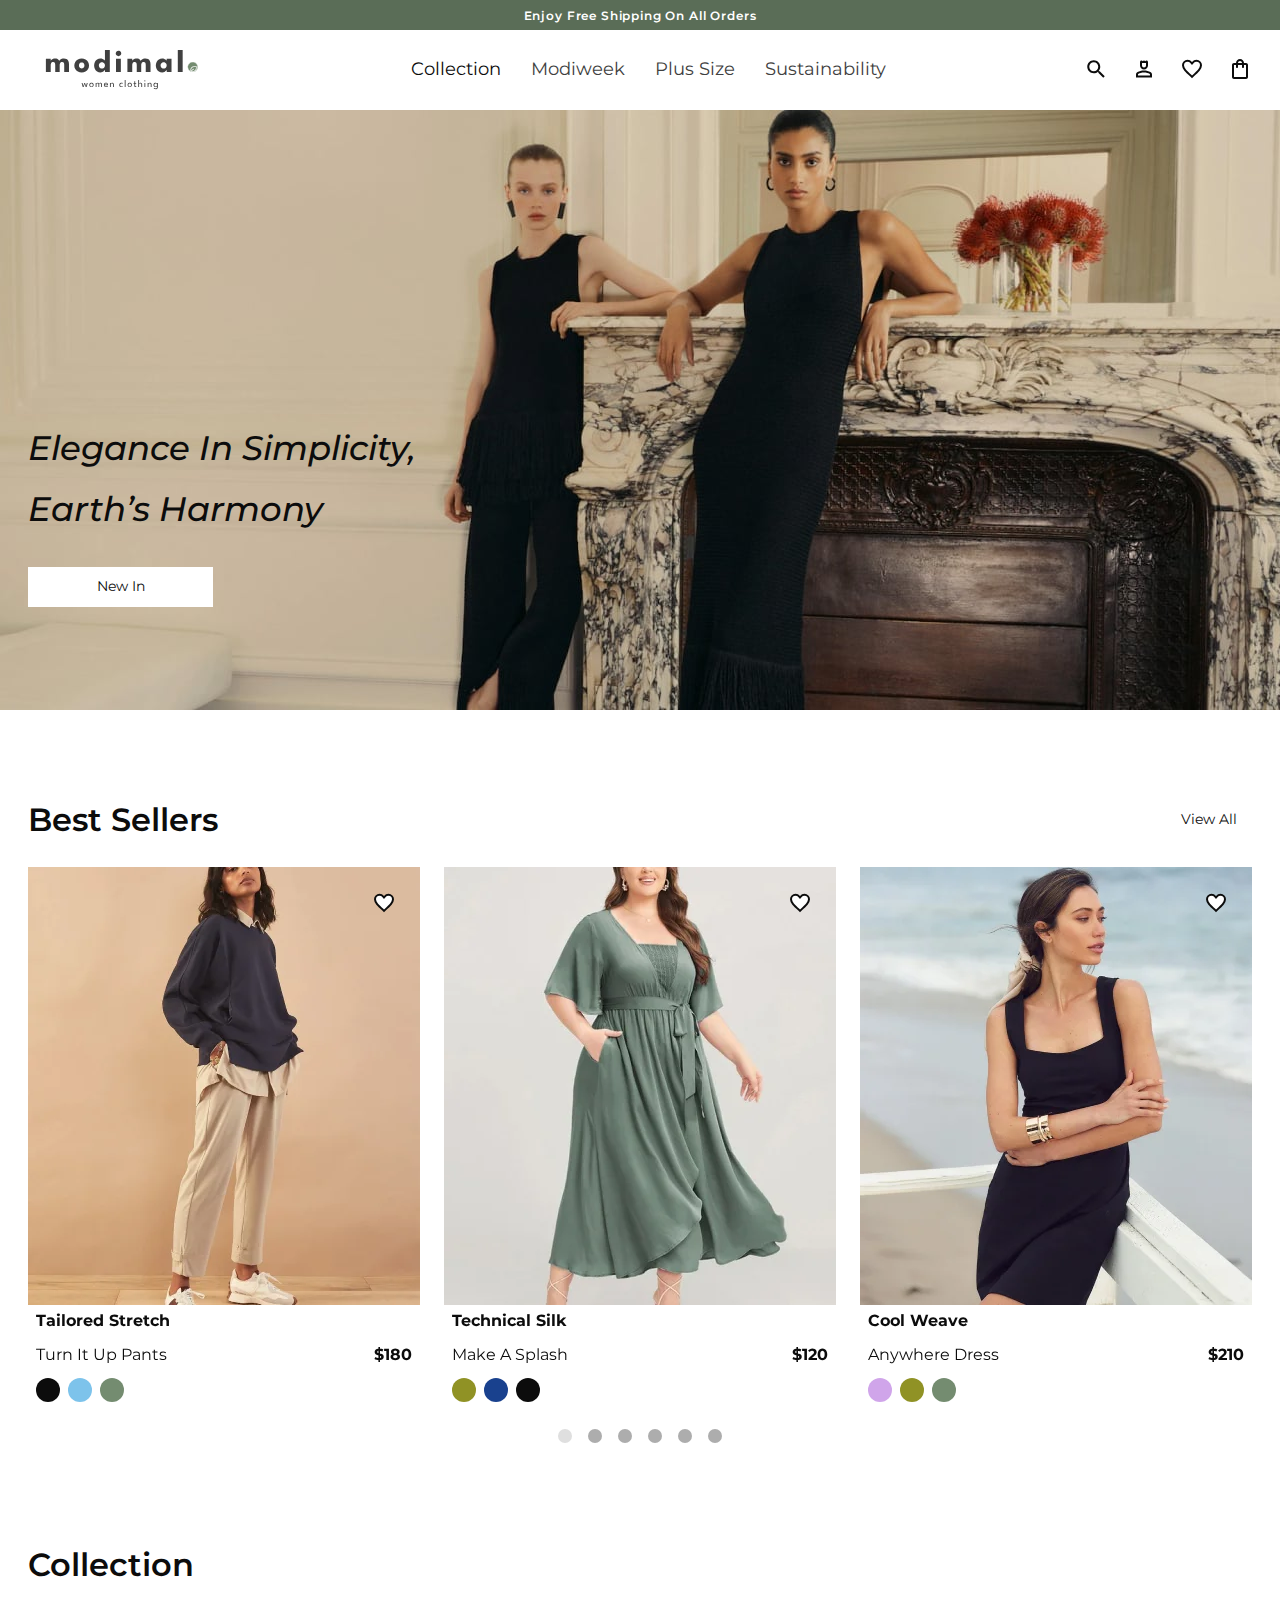
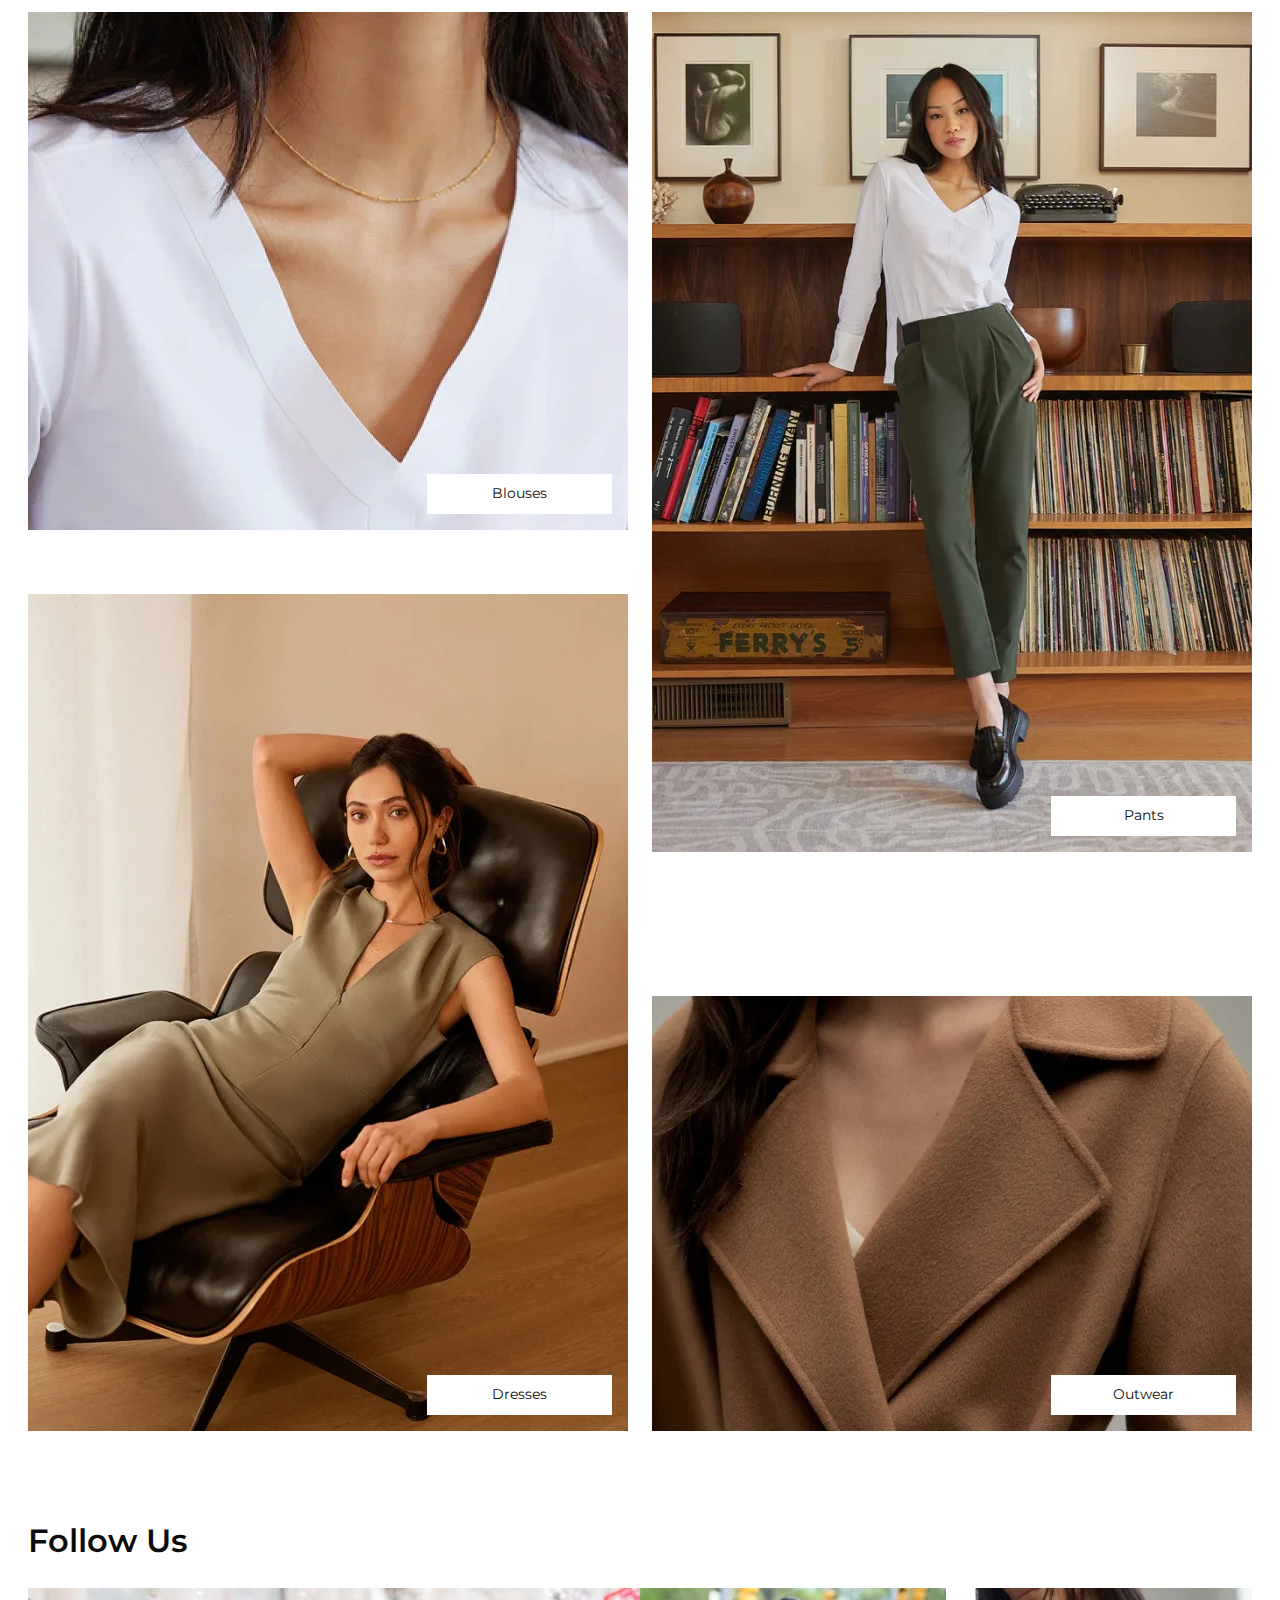
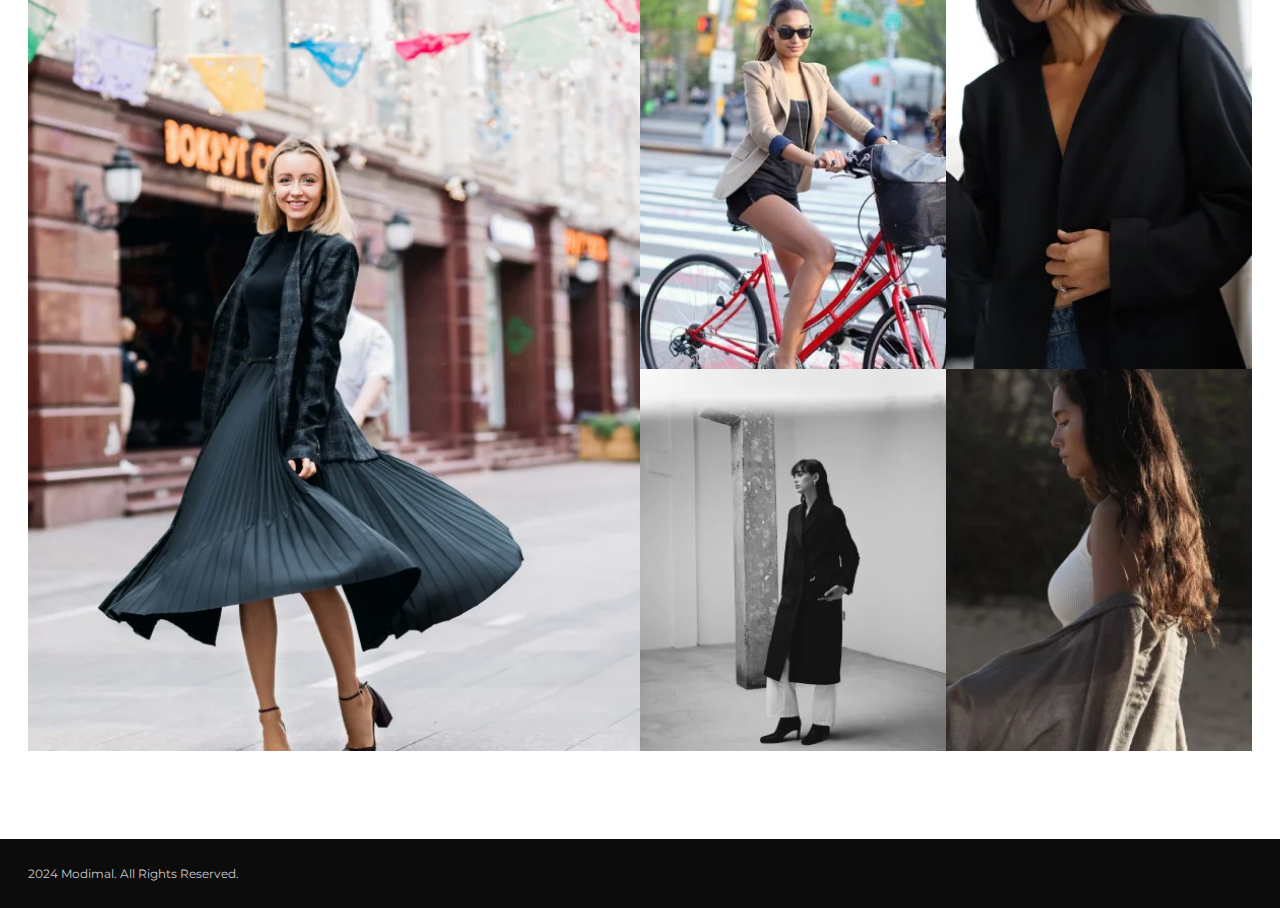
<file: docs/index.html>
<!DOCTYPE html><html lang="en"><head><meta charset="UTF-8"/><meta http-equiv="X-UA-Compatible" content="IE=edge"/><meta name="viewport" content="width=device-width, initial-scale=1.0"/><title>Modimal</title><link rel="stylesheet" href="./css/main.css"/><link rel="icon" type="image/x-icon" href="./img/favicons/favicon.svg"><link rel="apple-touch-icon" sizes="180x180" href="./img/favicons/apple-touch-icon.png"></head><body><section class="top-info"><div class="container"><p>Enjoy Free Shipping On&#160;All Orders</p></div></section><header class="header"><div class="container"><div class="header__row"><div class="header__logo"> <a href="index.html" class="logo"><img src="./img/logo/logo.svg" alt="Modimal"></a></div><nav class="header__nav nav"><ul class="nav__list"><li class="nav__list-item"><a href="#!" class="nav__list-link active">Collection</a></li><li class="nav__list-item"><a href="#!" class="nav__list-link">Modiweek</a></li><li class="nav__list-item"><a href="#!" class="nav__list-link">Plus Size</a></li><li class="nav__list-item"><a href="#!" class="nav__list-link">Sustainability</a></li></ul></nav><div class="header__account--first"><ul class="account"><li class="account__item account__menu"> <button class="mobile-nav-btn"><div class="nav-icon"></div></button></li><li class="account__item"> <a href="#!" class="account__link"><svg class="icon icon--search"><use href="./img/svgsprite/sprite.symbol.svg#search"></use></svg></a></li><li class="account__item account__person"> <a href="#!" class="account__link"><svg class="icon icon--person"><use href="./img/svgsprite/sprite.symbol.svg#person"></use></svg></a></li></ul></div><div class="header__account"><ul class="account"><li class="account__item"> <a href="#!" class="account__link"><svg class="icon icon--favorite"><use href="./img/svgsprite/sprite.symbol.svg#favorite"></use></svg></a></li><li class="account__item"> <a href="#!" class="account__link"><svg class="icon icon--bag"><use href="./img/svgsprite/sprite.symbol.svg#bag"></use></svg></a></li></ul></div></div></div></header><div class="mobile-nav"><div class="mobile-nav__links"><ul class="mobile-links"><li class="mobile-links__parent"> <button class="mobile-links__parent-btn"> <span class="mobile-links__parent-title">collection</span><svg class="icon icon--arrow-down"><use href="./img/svgsprite/sprite.symbol.svg#arrow-down"></use></svg></button><div class="mobile-sub"><ul class="mobile-sub-list"><li class="mobile-sub-list__item"><a href="#!" class="mobile-sub-list__link">shop all</a></li><li class="mobile-sub-list__item"><a href="#!" class="mobile-sub-list__link">tops & blouses</a></li><li class="mobile-sub-list__item"><a href="#!" class="mobile-sub-list__link">tees</a></li><li class="mobile-sub-list__item"><a href="#!" class="mobile-sub-list__link">pants</a></li><li class="mobile-sub-list__item"><a href="#!" class="mobile-sub-list__link">jackets & outwears</a></li><li class="mobile-sub-list__item"><a href="#!" class="mobile-sub-list__link">pullovers</a></li><li class="mobile-sub-list__item"><a href="#!" class="mobile-sub-list__link">dresses & jumpsuits</a></li><li class="mobile-sub-list__item"><a href="#!" class="mobile-sub-list__link">short & skirts</a></li></ul></div></li><li class="mobile-links__parent"> <button class="mobile-links__parent-btn"> <span class="mobile-links__parent-title">new in</span><svg class="icon icon--arrow-down"><use href="./img/svgsprite/sprite.symbol.svg#arrow-down"></use></svg></button><div class="mobile-sub"><ul class="mobile-sub-list"><li class="mobile-sub-list__item"><a href="#!" class="mobile-sub-list__link">shop all</a></li><li class="mobile-sub-list__item"><a href="#!" class="mobile-sub-list__link">tops & blouses</a></li><li class="mobile-sub-list__item"><a href="#!" class="mobile-sub-list__link">tees</a></li><li class="mobile-sub-list__item"><a href="#!" class="mobile-sub-list__link">pants</a></li><li class="mobile-sub-list__item"><a href="#!" class="mobile-sub-list__link">jackets & outwears</a></li><li class="mobile-sub-list__item"><a href="#!" class="mobile-sub-list__link">pullovers</a></li><li class="mobile-sub-list__item"><a href="#!" class="mobile-sub-list__link">dresses & jumpsuits</a></li><li class="mobile-sub-list__item"><a href="#!" class="mobile-sub-list__link">short & skirts</a></li></ul></div></li><li class="mobile-links__parent"> <button class="mobile-links__parent-btn"> <span class="mobile-links__parent-title">modiweek</span><svg class="icon icon--arrow-down"><use href="./img/svgsprite/sprite.symbol.svg#arrow-down"></use></svg></button><div class="mobile-sub"><ul class="mobile-sub-list"><li class="mobile-sub-list__item"><a href="#!" class="mobile-sub-list__link">shop all</a></li><li class="mobile-sub-list__item"><a href="#!" class="mobile-sub-list__link">tops & blouses</a></li><li class="mobile-sub-list__item"><a href="#!" class="mobile-sub-list__link">tees</a></li><li class="mobile-sub-list__item"><a href="#!" class="mobile-sub-list__link">pants</a></li><li class="mobile-sub-list__item"><a href="#!" class="mobile-sub-list__link">jackets & outwears</a></li><li class="mobile-sub-list__item"><a href="#!" class="mobile-sub-list__link">pullovers</a></li><li class="mobile-sub-list__item"><a href="#!" class="mobile-sub-list__link">dresses & jumpsuits</a></li><li class="mobile-sub-list__item"><a href="#!" class="mobile-sub-list__link">short & skirts</a></li></ul></div></li><li class="mobile-links__parent"> <button class="mobile-links__parent-btn"> <span class="mobile-links__parent-title">plus size</span><svg class="icon icon--arrow-down"><use href="./img/svgsprite/sprite.symbol.svg#arrow-down"></use></svg></button><div class="mobile-sub"><ul class="mobile-sub-list"><li class="mobile-sub-list__item"><a href="#!" class="mobile-sub-list__link">shop all</a></li><li class="mobile-sub-list__item"><a href="#!" class="mobile-sub-list__link">tops & blouses</a></li><li class="mobile-sub-list__item"><a href="#!" class="mobile-sub-list__link">tees</a></li><li class="mobile-sub-list__item"><a href="#!" class="mobile-sub-list__link">pants</a></li><li class="mobile-sub-list__item"><a href="#!" class="mobile-sub-list__link">jackets & outwears</a></li><li class="mobile-sub-list__item"><a href="#!" class="mobile-sub-list__link">pullovers</a></li><li class="mobile-sub-list__item"><a href="#!" class="mobile-sub-list__link">dresses & jumpsuits</a></li><li class="mobile-sub-list__item"><a href="#!" class="mobile-sub-list__link">short & skirts</a></li></ul></div></li><li class="mobile-links__parent"> <button class="mobile-links__parent-btn"> <span class="mobile-links__parent-title">sustainability</span><svg class="icon icon--arrow-down"><use href="./img/svgsprite/sprite.symbol.svg#arrow-down"></use></svg></button><div class="mobile-sub"><ul class="mobile-sub-list"><li class="mobile-sub-list__item"><a href="#!" class="mobile-sub-list__link">mission</a></li><li class="mobile-sub-list__item"><a href="#!" class="mobile-sub-list__link">processing</a></li><li class="mobile-sub-list__item"><a href="#!" class="mobile-sub-list__link">materials</a></li><li class="mobile-sub-list__item"><a href="#!" class="mobile-sub-list__link">packaging</a></li><li class="mobile-sub-list__item"><a href="#!" class="mobile-sub-list__link">product care</a></li><li class="mobile-sub-list__item"><a href="#!" class="mobile-sub-list__link">our suppliers</a></li></ul></div></li></ul></div><div class="mobile-nav_btns"> <a href="#!" class="btn-outline"><svg class="icon icon--person"><use href="./img/svgsprite/sprite.symbol.svg#person"></use></svg>Log In</a> <a href="#!" class="btn-outline">Create Account</a></div></div><main class="main"><section class="hero"><div class="container"><div class="hero__content"><h1 class="hero__title"> Elegance in&#160;simplicity, Earth&#8217;s harmony</h1> <a href="#!" class="btn">New In</a></div></div></section><section class="best"><div class="container"><div class="best__title-wrapper"><h2 class="best__title title">best sellers</h2><div class="best__link"> <a href="#!" class="btn--small btn">view all</a></div></div><div class="best__cards"><div class="swiper"><div class="swiper-wrapper"><div class="swiper-slide"><article class="card"><div class="card__fav-btn"> <button class="card__btn-fav"><svg class="icon icon--favorite"><use href="./img/svgsprite/sprite.symbol.svg#favorite"></use></svg></button></div><div class="card__picture"><picture><source srcset="./img/best/best-01.webp 1x, ./img/best/best-01@2x.webp 2x" type="image/webp"><source srcset="./img/best/best-01.jpg 1x, ./img/best/best-01@2x.jpg 2x" type="image/jpeg"> <img src="./img/best/best-01.jpg" alt="turn it up pants" class="card__image"></picture></div><div class="card__body"><h3 class="card__title"><a href="#!">tailored stretch</a></h3><div class="card__cols"><div class="card__desc">turn it&#160;up&#160;pants</div><div class="card__price">$180</div></div><div class="card__colors"><div class="color color--black"></div><div class="color color--blue"></div><div class="color color--green"></div></div></div></article></div><div class="swiper-slide"><article class="card"><div class="card__fav-btn"> <button class="card__btn-fav"><svg class="icon icon--favorite"><use href="./img/svgsprite/sprite.symbol.svg#favorite"></use></svg></button></div><div class="card__picture"><picture><source srcset="./img/best/best-02.webp 1x, ./img/best/best-02@2x.webp 2x" type="image/webp"><source srcset="./img/best/best-02.jpg 1x, ./img/best/best-02@2x.jpg 2x" type="image/jpeg"> <img src="./img/best/best-02.jpg" alt="Make A Splash" class="card__image"></picture></div><div class="card__body"><h3 class="card__title"><a href="#!">Technical Silk</a></h3><div class="card__cols"><div class="card__desc">Make A&#160;Splash</div><div class="card__price">$120</div></div><div class="card__colors"><div class="color color--olive"></div><div class="color color--navy"></div><div class="color color--black"></div></div></div></article></div><div class="swiper-slide"><article class="card"><div class="card__fav-btn"> <button class="card__btn-fav"><svg class="icon icon--favorite"><use href="./img/svgsprite/sprite.symbol.svg#favorite"></use></svg></button></div><div class="card__picture"><picture><source srcset="./img/best/best-03.webp 1x, ./img/best/best-03@2x.webp 2x" type="image/webp"><source srcset="./img/best/best-03.jpg 1x, ./img/best/best-03@2x.jpg 2x" type="image/jpeg"> <img src="./img/best/best-03.jpg" alt="Anywhere Dress" class="card__image"></picture></div><div class="card__body"><h3 class="card__title"><a href="#!">Cool Weave</a></h3><div class="card__cols"><div class="card__desc">Anywhere Dress</div><div class="card__price">$210</div></div><div class="card__colors"><div class="color color--pink"></div><div class="color color--olive"></div><div class="color color--green"></div></div></div></article></div><div class="swiper-slide"><article class="card"><div class="card__fav-btn"> <button class="card__btn-fav"><svg class="icon icon--favorite"><use href="./img/svgsprite/sprite.symbol.svg#favorite"></use></svg></button></div><div class="card__picture"><picture><source srcset="./img/best/best-04.webp 1x, ./img/best/best-04@2x.webp 2x" type="image/webp"><source srcset="./img/best/best-04.jpg 1x, ./img/best/best-04@2x.jpg 2x" type="image/jpeg"> <img src="./img/best/best-04.jpg" alt="Anywhere Dress" class="card__image"></picture></div><div class="card__body"><h3 class="card__title"><a href="#!">Cool Dress</a></h3><div class="card__cols"><div class="card__desc">Anywhere Dress</div><div class="card__price">$210</div></div><div class="card__colors"><div class="color color--white"></div><div class="color color--black"></div><div class="color color--green"></div></div></div></article></div><div class="swiper-slide"><article class="card"><div class="card__fav-btn"> <button class="card__btn-fav"><svg class="icon icon--favorite"><use href="./img/svgsprite/sprite.symbol.svg#favorite"></use></svg></button></div><div class="card__picture"><picture><source srcset="./img/best/best-05.webp 1x, ./img/best/best-05@2x.webp 2x" type="image/webp"><source srcset="./img/best/best-05.jpg 1x, ./img/best/best-05@2x.jpg 2x" type="image/jpeg"> <img src="./img/best/best-05.jpg" alt="Anywhere Dress" class="card__image"></picture></div><div class="card__body"><h3 class="card__title"><a href="#!">Cool Blause</a></h3><div class="card__cols"><div class="card__desc">Anywhere Dress</div><div class="card__price">$210</div></div><div class="card__colors"><div class="color color--blue"></div><div class="color color--white"></div><div class="color color--green"></div></div></div></article></div><div class="swiper-slide"><article class="card"><div class="card__fav-btn"> <button class="card__btn-fav"><svg class="icon icon--favorite"><use href="./img/svgsprite/sprite.symbol.svg#favorite"></use></svg></button></div><div class="card__picture"><picture><source srcset="./img/best/best-06.webp 1x, ./img/best/best-06@2x.webp 2x" type="image/webp"><source srcset="./img/best/best-06.jpg 1x, ./img/best/best-06@2x.jpg 2x" type="image/jpeg"> <img src="./img/best/best-06.jpg" alt="Anywhere Dress" class="card__image"></picture></div><div class="card__body"><h3 class="card__title"><a href="#!">Summer Dress</a></h3><div class="card__cols"><div class="card__desc">Anywhere Dress</div><div class="card__price">$210</div></div><div class="card__colors"><div class="color color--white"></div><div class="color color--olive"></div><div class="color color--green"></div></div></div></article></div></div><div class="swiper-pagination"></div></div></div></div></section><section class="collection"><div class="container"><h2 class="collection__title title">collection</h2><div class="collection__cols"><div class="collection__col"><article class="card-collection"><picture><source srcset="./img/collection/collection-01.webp 1x, ./img/collection/collection-01@2x.webp 2x" type="image/webp"><source srcset="./img/collection/collection-01.jpg 1x, ./img/collection/collection-01@2x.jpg 2x" type="image/jpeg"> <img src="./img/collection/collection-01.jpg" alt="collection-01" class="card-collection__img"></picture><div class="card-collection__link"> <a href="#!" class="btn btn--mobile-wide">Blouses</a></div></article><article class="card-collection"><picture><source srcset="./img/collection/collection-02.webp 1x, ./img/collection/collection-02@2x.webp 2x" type="image/webp"><source srcset="./img/collection/collection-02.jpg 1x, ./img/collection/collection-02@2x.jpg 2x" type="image/jpeg"> <img src="./img/collection/collection-02.jpg" alt="collection-02" class="card-collection__img"></picture><div class="card-collection__link"> <a href="#!" class="btn btn--mobile-wide">Dresses</a></div></article></div><div class="collection__col"><article class="card-collection"><picture><source srcset="./img/collection/collection-03.webp 1x, ./img/collection/collection-03@2x.webp 2x" type="image/webp"><source srcset="./img/collection/collection-03.jpg 1x, ./img/collection/collection-03@2x.jpg 2x" type="image/jpeg"> <img src="./img/collection/collection-03.jpg" alt="collection-03" class="card-collection__img"></picture><div class="card-collection__link"> <a href="#!" class="btn btn--mobile-wide">Pants</a></div></article><article class="card-collection"><picture><source srcset="./img/collection/collection-04.webp 1x, ./img/collection/collection-04@2x.webp 2x" type="image/webp"><source srcset="./img/collection/collection-04.jpg 1x, ./img/collection/collection-04@2x.jpg 2x" type="image/jpeg"> <img src="./img/collection/collection-04.jpg" alt="collection-04" class="card-collection__img"></picture><div class="card-collection__link"> <a href="#!" class="btn btn--mobile-wide">Outwear</a></div></article></div></div></div></section><section class="follow"><div class="container"><h2 class="follow__title title">follow us</h2><div class="follow__grid"><picture><source srcset="./img/follow/follow-01.webp 1x, ./img/follow/follow-01@2x.webp 2x" type="image/webp"><source srcset="./img/follow/follow-01.jpg 1x, ./img/follow/follow-01@2x.jpg 2x" type="image/jpeg"> <img src="./img/follow/follow-01.jpg" alt="Follow Us" class="follow__img"></picture><picture><source srcset="./img/follow/follow-02.webp 1x, ./img/follow/follow-02@2x.webp 2x" type="image/webp"><source srcset="./img/follow/follow-02.jpg 1x, ./img/follow/follow-02@2x.jpg 2x" type="image/jpeg"> <img src="./img/follow/follow-02.jpg" alt="Follow Us" class="follow__img"></picture><picture><source srcset="./img/follow/follow-03.webp 1x, ./img/follow/follow-03@2x.webp 2x" type="image/webp"><source srcset="./img/follow/follow-03.jpg 1x, ./img/follow/follow-03@2x.jpg 2x" type="image/jpeg"> <img src="./img/follow/follow-03.jpg" alt="Follow Us" class="follow__img"></picture><picture><source srcset="./img/follow/follow-04.webp 1x, ./img/follow/follow-04@2x.webp 2x" type="image/webp"><source srcset="./img/follow/follow-04.jpg 1x, ./img/follow/follow-04@2x.jpg 2x" type="image/jpeg"> <img src="./img/follow/follow-04.jpg" alt="Follow Us" class="follow__img"></picture><picture><source srcset="./img/follow/follow-05.webp 1x, ./img/follow/follow-05@2x.webp 2x" type="image/webp"><source srcset="./img/follow/follow-05.jpg 1x, ./img/follow/follow-05@2x.jpg 2x" type="image/jpeg"> <img src="./img/follow/follow-05.jpg" alt="Follow Us" class="follow__img"></picture></div></div></section></main><footer class="footer"><div class="container"><div class="footer__copyright"><p>2024 modimal. All Rights Reserved.</p></div></div></footer><script src="./js/index.bundle.js"></script></body></html>
</file>
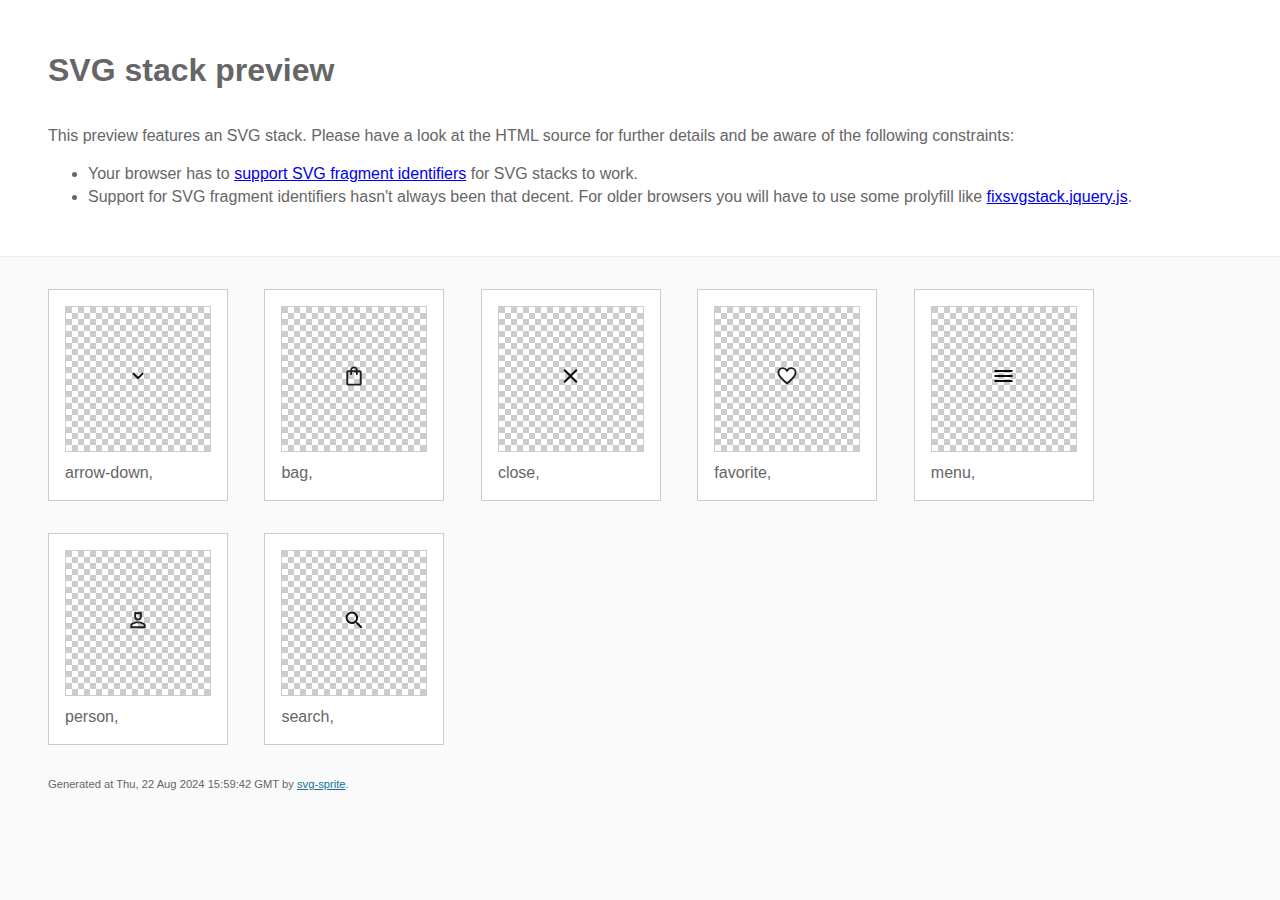
<file: docs/img/svgsprite/stack/sprite.stack.html>
<!doctype html>
<html lang="en">
    <head>
        <meta charset="utf-8">
        <title>SVG stack preview | svg-sprite</title>
        <style>
            body {
                padding: 0;
                margin: 0;
                color: #666;
                background: #fafafa;
                font-family: Arial, Helvetica, sans-serif;
                font-size: 1em;
                line-height: 1.4;
            }

            header {
                display: block;
                padding: 3em 3em 2em;
                background-color: #fff;
            }

            header p {
                margin: 2em 0 0;
            }

            section {
                border-top: 1px solid #eee;
                padding: 2em 3em 0;
            }

            section ul {
                margin: 0;
                padding: 0;
            }

            section li {
                display: inline-block;
                background-color: #fff;
                position: relative;
                margin: 0 2em 2em 0;
                vertical-align: top;
                border: 1px solid #ccc;
                padding: 1em 1em 3em;
                cursor: default;
            }

            .icon-box {
                margin: 0;
                width: 144px;
                height: 144px;
                position: relative;
                background: #ccc url("data:image/svg+xml,%3Csvg xmlns='http://www.w3.org/2000/svg' width='12' height='12'%3E%3Cpath fill='%23fff' d='M6 0h6v6H6zM0 6h6v6H0z'/%3E%3C/svg%3E") top left repeat;
                border: 1px solid #ccc;
                display: table-cell;
                vertical-align: middle;
                text-align: center;
            }

            .icon {
                display: inline-block;
            }

            h1 {
                margin-top: 0;
            }

            h2 {
                margin: 0;
                padding: 0;
                font-size: 1em;
                font-weight: 400;
                white-space: nowrap;
                overflow: hidden;
                text-overflow: ellipsis;
                position: absolute;
                left: 1em;
                right: 1em;
                bottom: 1em;
            }

            footer {
                display: block;
                margin: 0;
                padding: 0 3em 3em;
            }

            footer p {
                margin: 0;
                font-size: .7em;
            }

            footer a {
                color: #0f7595;
                margin-left: 0;
            }
        </style>

<!--
Sprite shape dimensions
====================================================================================================
You will need to set the sprite shape dimensions via CSS when you use them as stack SVGs, otherwise
they would become a huge 100% in size. You may use the following dimension classes for doing so.
They might well be outsourced to an external stylesheet of course.
-->

<style>
 .svg-arrow-down-dims { width: 24px; height: 24px; }
 .svg-bag-dims { width: 24px; height: 24px; }
 .svg-close-dims { width: 25px; height: 24px; }
 .svg-favorite-dims { width: 24px; height: 24px; }
 .svg-menu-dims { width: 25px; height: 24px; }
 .svg-person-dims { width: 24px; height: 24px; }
 .svg-search-dims { width: 24px; height: 24px; }
</style>

<!--
====================================================================================================
-->

    </head>
    <body>
        <header>
            <h1>SVG stack preview</h1>
            <p>This preview features an SVG stack. Please have a look at the HTML source for further details and be aware of the following constraints:</p>
            <ul>
                <li>Your browser has to <a href="https://caniuse.com/svg-fragment" target="_blank" rel="noopener noreferrer">support SVG fragment identifiers</a> for SVG stacks to work.</li>
                <li>Support for SVG fragment identifiers hasn't always been that decent. For older browsers you will have to use some prolyfill like <a href="https://github.com/preciousforever/SVG-Stacker/blob/master/fixsvgstack.jquery.js" target="_blank" rel="noopener noreferrer">fixsvgstack.jquery.js</a>.</li>
            </ul>
        </header>
        <section>

<!--
SVG stack
====================================================================================================
These SVG images make use of fragment identifiers (IDs) to reference certain portions of the
external sprite. By default, all shapes inside the sprite are hidden by CSS. The `:target` pseudo
selector is used to show the very shape that is referenced by the fragment identifier.
-->

            <ul>

             <li title="arrow-down">
                    <div class="icon-box">
                        <img src="svg/sprite.stack.svg#arrow-down" class="svg-arrow-down-dims" alt="arrow-down">
                    </div>
                    <h2>arrow-down, </h2>
                </li>
             <li title="bag">
                    <div class="icon-box">
                        <img src="svg/sprite.stack.svg#bag" class="svg-bag-dims" alt="bag">
                    </div>
                    <h2>bag, </h2>
                </li>
             <li title="close">
                    <div class="icon-box">
                        <img src="svg/sprite.stack.svg#close" class="svg-close-dims" alt="close">
                    </div>
                    <h2>close, </h2>
                </li>
             <li title="favorite">
                    <div class="icon-box">
                        <img src="svg/sprite.stack.svg#favorite" class="svg-favorite-dims" alt="favorite">
                    </div>
                    <h2>favorite, </h2>
                </li>
             <li title="menu">
                    <div class="icon-box">
                        <img src="svg/sprite.stack.svg#menu" class="svg-menu-dims" alt="menu">
                    </div>
                    <h2>menu, </h2>
                </li>
             <li title="person">
                    <div class="icon-box">
                        <img src="svg/sprite.stack.svg#person" class="svg-person-dims" alt="person">
                    </div>
                    <h2>person, </h2>
                </li>
             <li title="search">
                    <div class="icon-box">
                        <img src="svg/sprite.stack.svg#search" class="svg-search-dims" alt="search">
                    </div>
                    <h2>search, </h2>
                </li>
         </ul>

<!--
====================================================================================================
-->

        </section>
        <footer>
            <p>Generated at Thu, 22 Aug 2024 15:59:42 GMT by <a href="https://github.com/svg-sprite/svg-sprite" target="_blank" rel="noopener noreferrer">svg-sprite</a>.</p>
        </footer>
    </body>
</html>
</file>
<file: docs/css/main.css>
@charset "UTF-8";@import url(https://fonts.googleapis.com/css?family=Montserrat:100,200,300,regular,500,600,700,800,900,100italic,200italic,300italic,italic,500italic,600italic,700italic,800italic,900italic);*{padding:0;margin:0;border:0}*,::after,::before{-webkit-box-sizing:border-box;box-sizing:border-box}a,a:hover,a:link,a:visited{text-decoration:none}aside,footer,header,legend,main,nav,section{display:block}h1,h2,h3,h4,h5,h6,p{font-size:inherit;font-weight:inherit}ul,ul li{list-style:none}img{vertical-align:top}img,svg{max-width:100%;height:auto}address{font-style:normal}input,select,textarea{background-color:transparent}button,input,select,textarea{font-family:inherit;font-size:inherit;color:inherit}input::-ms-clear{display:none}button,input[type=submit]{display:inline-block;-webkit-box-shadow:none;box-shadow:none;background-color:transparent;background:0 0;cursor:pointer}button:active,button:focus,input:active,input:focus{outline:0}button::-moz-focus-inner{padding:0;border:0}label{cursor:pointer}:root{--container-width:1254px;--container-padding:15px;--font-main:Montserrat, sans-serif;--font-accent:"Montserrat", sans-serif;--font-titles:var(--font-accent);--page-bg:#fff;--text-color:#000;--accent:#ac182c;--link-color:#2578c8;--laptop-size:1199px;--tablet-size:959px;--mobile-size:599px;--primary:#748c70;--black:#0c0c0c;--white:#fff;--primary-primary25:#f0f2ef;--primary-primary50:#d1d9cf;--primary-primary100:#b2bfaf;--primary-primary200:#a2b39f;--primary-primary300:#93a690;--primary-primary400:#839980;--primary-primary-600:#5a6d57;--primary-primary-700:#404e3e;--primary-primary750:#343e32;--primary-primary800:#272f25;--primary-primary900:#0d100c;--neutral-backgroundfaf9f5:#faf9f5;--neutral-graydfdfdf:#dfdfdf;--neutral-grayededed:#ededed;--neutral-grayf9f9f9:#f9f9f9;--neutral-graycbcbcb:#cbcbcb;--neutral-grayadadad:#adadad;--neutral-gray868686:#868686;--neutral-gray606060:#606060;--neutral-gray404040:#404040;--neutral-gray202020:#202020;--neutral-gray0c0c0c:#0c0c0c;--state-color-warning-bg:#f7e4c9;--state-color-warning-light:#ecbb77;--state-color-warning:#e09126;--state-color-error-bg:#fff2f2;--state-color-error-light:#ed2e2e;--state-color-error:#c30000;--state-color-success-bg:#f3fdfa;--state-color-success-light:#00ba88;--state-color-success:#00966d;--font-family:"Montserrat", sans-serif}.dark{--page-bg:#252526;--text-color:#fff}html{scroll-behavior:smooth;background-color:#272727}body{background-color:var(--page-bg);color:var(--text-color);font-family:var(--font-main);text-wrap:balance}img{display:block}a{color:var(--link-color)}code,pre.code{background-color:#e9f1f6;padding:.2rem;border-radius:4px}pre.code{overflow-x:auto;padding:1rem}.docs{display:grid;line-height:1.5}.docs p{margin:1rem 0}.docs ol,.docs ul{padding-left:2rem}.docs ol li,.docs ul li{list-style:disc;margin-bottom:.5rem}.docs ol li{list-style:decimal}.docs section,.docs section.docs{padding:40px 0}.docs section+section{border-top:1px solid #dae5e9}.docs small{font-size:1rem;color:#acacac}.docs .title-1:first-child,.docs .title-2:first-child{margin-top:0!important}.test,.test-2{width:600px;height:300px;margin:50px auto;background-color:#999;background-position:center center;background-size:cover;background-repeat:no-repeat}.test{background-image:url(./../img/project-02.jpg)}.test-2{background-image:-webkit-image-set(url(./../img/project-02.jpg) 1x,url(./../img/project-02@2x.jpg) 2x);background-image:image-set(url(./../img/project-02.jpg) 1x,url(./../img/project-02@2x.jpg) 2x)}.font-1{font-family:"Montserrat";font-weight:700;font-style:italic}.font-2{font-family:"FirasansBook";font-weight:400}.none{display:none!important}.visually-hidden{position:absolute;width:1px;height:1px;margin:-1px;border:0;padding:0;white-space:nowrap;-webkit-clip-path:inset(100%);clip-path:inset(100%);clip:rect(0 0 0 0);overflow:hidden}.no-scroll{overflow-y:hidden}.text-left{text-align:left}.text-right{text-align:right}.text-center{text-align:center}.d-flex{display:-webkit-box;display:-ms-flexbox;display:flex}.flex-center{-webkit-box-pack:center;-ms-flex-pack:center;justify-content:center}.content-demo{margin-bottom:5rem;padding:1rem;background-color:#dadada}.container,.container-full{padding:0 var(--container-padding)}.container{margin:0 auto;max-width:var(--container-width);width:100%}.container-full{max-width:100%}.container-left-50,.container-right-50{padding:0 var(--container-padding);max-width:50%}.container-right-50{margin-left:auto}.container-right{padding-left:calc((100% - var(--container-width))/2 + var(--container-padding))}.container-left{padding-right:calc((100% - var(--container-width))/2 + var(--container-padding))}.container-half-left{padding-right:calc((100% - var(--container-width))/2 + var(--container-width)/2);padding-left:calc((100% - var(--container-width))/2 + var(--container-padding))}.container-half-right{padding-left:calc((100% - var(--container-width))/2 + var(--container-width)/2);padding-right:calc((100% - var(--container-width))/2 + var(--container-padding))}body,html{min-height:100vh;-webkit-box-orient:vertical;-webkit-box-direction:normal;-ms-flex-direction:column;flex-direction:column}.footer{background-color:#e3e3e3}.account,body,html{display:-webkit-box;display:-ms-flexbox;display:flex}.account{-webkit-box-align:center;-ms-flex-align:center;align-items:center;gap:24px}.account a{display:inline-block;-webkit-transition:all .2s ease-in;transition:all .2s ease-in}.account a:hover,.btn:hover,a.btn:hover{background:var(--neutral-grayededed)}.account__menu{display:none}.best__title-wrapper{margin-bottom:24px;display:-webkit-box;display:-ms-flexbox;display:flex;-webkit-box-pack:justify;-ms-flex-pack:justify;justify-content:space-between;-webkit-box-align:center;-ms-flex-align:center;align-items:center}.btn,a.btn{display:inline-block;padding:8px;min-width:185px;height:40px;background:var(--white);font-family:var(--font-family);font-weight:400;font-size:14px;line-height:171%;text-transform:capitalize;text-align:center;color:var(--black);-webkit-transition:all .2s ease-in;transition:all .2s ease-in}.btn:active,a.btn:active{background:var(--neutral-graydfdfdf)}.btn--small,a.btn--small{min-width:unset;padding-left:15px;padding-right:15px}.btn-outline,a.btn-outline{display:inline-block;border:1px solid var(--primary-primary-600);padding:8px 16px;height:40px;display:-webkit-box;display:-ms-flexbox;display:flex;-webkit-box-align:center;-ms-flex-align:center;align-items:center;-webkit-box-pack:center;-ms-flex-pack:center;justify-content:center;gap:4px;font-family:var(--font-family);font-weight:400;font-size:14px;line-height:171%;text-transform:capitalize;text-align:center;color:var(--primary-primary-600)}.btn-outline:hover,a.btn-outline:hover{border:1px solid var(--primary-primary-700);color:var(--primary-primary-700)}.btn-outline:active,a.btn-outline:active{border:1px solid var(--primary-primary750);color:var(--primary-primary750)}.card-collection{position:relative}.card-collection__link{position:absolute;right:16px;bottom:16px}.card-collection__link .btn::after,.card__title a::after{content:"";position:absolute;left:0;top:0;width:100%;height:100%}.card{position:relative}.card__fav-btn{position:absolute;z-index:10;top:24px;right:24px}.card__btn-fav:hover .icon--favorite{stroke:var(--state-color-error)}.card__btn-fav--selected .icon--favorite{fill:var(--state-color-error);stroke:var(--state-color-error)}.card__body{padding:5.5px 8px;display:grid;gap:8px}.card__title{font-family:var(--font-family);font-weight:700;font-size:16px;line-height:140%;text-transform:capitalize}.card__title,.card__title a{color:var(--black)}.card__cols{display:grid;grid-template-columns:1fr auto;gap:12px}.card__desc,.card__price{font-family:var(--font-family);font-weight:400;font-size:16px;line-height:180%;text-transform:capitalize;color:var(--black)}.card__price{text-align:right;font-weight:700}.card__colors{display:-webkit-box;display:-ms-flexbox;display:flex;-webkit-box-align:center;-ms-flex-align:center;align-items:center;gap:8px}.collection__title{margin-bottom:24px}.collection__cols{display:grid;grid-template-columns:1fr 1fr;gap:24px}.collection__col{display:-webkit-box;display:-ms-flexbox;display:flex;-webkit-box-orient:vertical;-webkit-box-direction:normal;-ms-flex-direction:column;flex-direction:column;-webkit-box-pack:justify;-ms-flex-pack:justify;justify-content:space-between;gap:64px}.color{width:24px;height:24px;background-color:gray;border-radius:50%}.color--black{background-color:var(--black)}.color--blue{background-color:#7dc3eb}.color--green{background-color:var(--primary)}.color--olive{background-color:#909225}.color--navy{background-color:#19418e}.color--pink{background-color:#d0a5ea}.color--white{background-color:var(--white);border:1px solid #d0d0d0}.follow__title{margin-bottom:24px}.follow__grid{display:grid;grid-template-columns:repeat(4,1fr);grid-template-rows:1fr 1fr}.follow__grid>:first-child{grid-column:span 2;grid-row:span 2}.follow__grid img{width:100%;height:100%;-o-object-fit:cover;object-fit:cover}.footer{margin-top:88px;padding:24px 0;background-color:var(--black);font-family:var(--font-family);font-weight:400;font-size:12px;line-height:180%;text-transform:capitalize;color:var(--neutral-graycbcbcb)}.header{position:relative;z-index:199;padding:16px 0 18px;background-color:var(--white)}.header__row{display:-webkit-box;display:-ms-flexbox;display:flex;-webkit-box-pack:justify;-ms-flex-pack:justify;justify-content:space-between;-webkit-box-align:center;-ms-flex-align:center;align-items:center}.header__account--first{margin-left:auto;margin-right:24px}.header__logo{-ms-flex-negative:0;flex-shrink:0;-webkit-box-align:center;-ms-flex-align:center;align-items:center}.header__nav{margin-left:auto}.header__nav-btn{display:none}.hero{height:600px;padding-bottom:103px;background-color:var(--neutral-gray868686);background-image:url(./../img/hero/hero.jpg);background-position:30% 5%;background-size:cover;background-repeat:no-repeat}.hero .container{height:100%}.hero__content{height:100%;display:-webkit-box;display:-ms-flexbox;display:flex;-webkit-box-orient:vertical;-webkit-box-direction:normal;-ms-flex-direction:column;flex-direction:column;-webkit-box-pack:end;-ms-flex-pack:end;justify-content:flex-end;-webkit-box-align:start;-ms-flex-align:start;align-items:flex-start;gap:27px}.hero__title{max-width:494px;font-family:var(--font-family);font-style:italic;font-weight:500;font-size:34px;line-height:180%;text-transform:capitalize;color:var(--black)}.icons-wrapper{padding:30px 0;display:-webkit-box;display:-ms-flexbox;display:flex;-webkit-column-gap:30px;-moz-column-gap:30px;column-gap:30px}.icon{fill:transparent;stroke:transparent;display:inline-block;vertical-align:top;width:24px;height:24px}.icon--person,.icon--search{fill:var(--black)}.icon--favorite{stroke:var(--black);fill:var(--white)}.icon--arrow-down,.icon--bag,.icon--menu{fill:var(--black)}.logo{font-size:32px}.main,.mobile-nav{display:-webkit-box;display:-ms-flexbox;display:flex;-webkit-box-orient:vertical;-webkit-box-direction:normal;-ms-flex-direction:column;flex-direction:column}.main{gap:88px}.mobile-nav{overflow-y:auto;position:fixed;top:-100%;width:100%;height:100%;z-index:99;padding:106px 20px 55.48px;background:var(--white);-webkit-transition:all .2s ease-in;transition:all .2s ease-in}.mobile-nav--open{top:0}.mobile-nav__links{margin-bottom:84px}.mobile-links{display:grid;gap:32px}.mobile-links__parent{border-bottom:1px solid var(--black)}.mobile-links__parent-btn{width:100%;display:-webkit-box;display:-ms-flexbox;display:flex;-webkit-box-pack:justify;-ms-flex-pack:justify;justify-content:space-between}.mobile-links__parent-title{font-family:var(--font-family);font-weight:400;font-size:14px;line-height:180%;text-transform:capitalize;color:var(--black)}.mobile-sub{max-height:0;overflow:hidden;-webkit-transition:max-height .3s ease-in,padding .3s ease-in;transition:max-height .3s ease-in,padding .3s ease-in}.mobile-sub--open{max-height:100%}.icon--arrow-down{-webkit-transition:-webkit-transform .3s ease;transition:transform .3s ease;transition:transform .3s ease,-webkit-transform .3s ease}.rotate-arrow{-webkit-transform:rotate(-180deg);-ms-transform:rotate(-180deg);transform:rotate(-180deg)}.mobile-sub-list{display:grid;gap:16px;padding-left:35px;padding-bottom:16px;padding-top:24px}.mobile-sub-list__link{display:inline-block;padding-top:7px;width:100%;color:var(--neutral-gray404040)}.mobile-sub-list__item{font-family:var(--font-family);font-weight:400;font-size:14px;line-height:180%;text-transform:capitalize;color:var(--neutral-gray404040)}.mobile-sub-list__item:hover,.nav__list a.active{color:var(--black)}.mobile-sub-list__item:visited{color:var(--primary-primary-600)}.mobile-nav_btns{margin-top:auto;border-top:1px solid var(--neutral-graycbcbcb);padding-top:14.48px;display:grid;grid-template-columns:1fr 1fr;gap:16px}.mobile-nav-btn{--time:0.1s;--width:18px;--height:12px;--line-height:2.5px;--spacing:3px;--color:var(--black);--radius:0px;height:calc(var(--line-height)*3 + var(--spacing)*2);width:var(--width);display:-webkit-box;display:-ms-flexbox;display:flex;-webkit-box-pack:center;-ms-flex-pack:center;justify-content:center;-webkit-box-align:center;-ms-flex-align:center;align-items:center}.nav-icon,.nav-icon::after,.nav-icon::before{position:relative;width:var(--width);height:var(--line-height);background-color:var(--color);border-radius:var(--radius)}.nav-icon::after,.nav-icon::before{content:"";display:block;position:absolute;left:0;-webkit-transition:top var(--time) linear var(--time),-webkit-transform var(--time) ease-in;transition:transform var(--time) ease-in,top var(--time) linear var(--time);transition:transform var(--time) ease-in,top var(--time) linear var(--time),-webkit-transform var(--time) ease-in}.nav-icon::before{top:calc(-1*(var(--line-height) + var(--spacing)))}.nav-icon::after{top:calc(var(--line-height) + var(--spacing))}.nav-icon.nav-icon--active{background-color:transparent}.nav-icon.nav-icon--active::after,.nav-icon.nav-icon--active::before{top:0;-webkit-transition:top var(--time) linear,-webkit-transform var(--time) ease-in var(--time);transition:top var(--time) linear,transform var(--time) ease-in var(--time);transition:top var(--time) linear,transform var(--time) ease-in var(--time),-webkit-transform var(--time) ease-in var(--time)}.nav-icon.nav-icon--active::before{-webkit-transform:rotate(45deg);-ms-transform:rotate(45deg);transform:rotate(45deg)}.nav-icon.nav-icon--active::after{-webkit-transform:rotate(-45deg);-ms-transform:rotate(-45deg);transform:rotate(-45deg)}.mobile-nav-btn{z-index:999}.nav{font-family:var(--font-family);font-weight:400;font-size:18px;line-height:180%;text-transform:capitalize;text-align:center;color:var(--neutral-gray404040)}.nav__list{display:-webkit-box;display:-ms-flexbox;display:flex;-webkit-column-gap:30px;-moz-column-gap:30px;column-gap:30px}.nav__list a{color:var(--neutral-gray404040)}.swiper{width:100%;padding-bottom:48px!important}.swiper-pagination-bullet{width:14px!important;height:14px!important;background-color:var(--neutral-grayadadad)!important;opacity:1!important}.swiper-pagination-bullet-active{background-color:var(--neutral-graydfdfdf)!important}.swiper-horizontal>.swiper-pagination-bullets .swiper-pagination-bullet,.swiper-pagination-horizontal.swiper-pagination-bullets .swiper-pagination-bullet{margin-left:8px!important;margin-right:8px!important}.title,.top-info{font-family:var(--font-family);font-weight:600;text-transform:capitalize}.title{font-size:32px;line-height:140%;color:var(--black)}.top-info{position:relative;z-index:199;padding:8px 0 7px;background:var(--primary-primary-600);font-size:12px;letter-spacing:.07em;text-align:center;color:var(--white)}@media (max-width:1274px){.container-right{padding-left:var(--container-padding)}.container-left{padding-right:var(--container-padding)}.container-half-left{padding-left:var(--container-padding)}.container-half-right{padding-right:var(--container-padding)}.account{gap:12px}.best__title-wrapper{margin-bottom:16px}.card__fav-btn{top:16px;right:16px}.collection__title{margin-bottom:16px}.collection__col{gap:48px}.color{width:20px;height:20px}.follow__title{margin-bottom:16px}.header__account--first{margin-right:12px}.hero__title{max-width:331px;font-size:24px}.main{gap:46px}.nav{font-size:16px}.nav__list{-webkit-column-gap:16px;-moz-column-gap:16px;column-gap:16px}.title{font-size:28px}}@media (max-width:780px){.container-left-50,.container-right-50{max-width:100%}.container-half-left,.container-half-right{padding:0 var(--container-padding)}.account{gap:8px}.account__person{display:none}.account__menu{display:block}.best__title-wrapper{margin-bottom:8px}.best__link{display:none}.btn,a.btn{padding:8px 9px;min-width:unset}.btn--mobile-wide,a.btn--mobile-wide{min-width:unset;width:100%;text-align:left;padding:8px 16px}.card-collection__link{position:static}.card__fav-btn{top:10px;right:10px}.card__body{padding:0}.card__title{font-weight:600;font-size:14px}.card__cols{-ms-flex-wrap:wrap;flex-wrap:wrap}.card__desc,.card__price{font-size:14px}.card__price{font-weight:600}.collection__title{margin-bottom:8px}.collection__cols{gap:16px}.collection__col{gap:24px}.follow__title{margin-bottom:8px}.follow__grid{grid-template-columns:repeat(2,1fr);grid-template-rows:4fr 1fr}.footer{margin-top:24px;padding:8px 0}.header{padding:4px 0 8px}.header__account--first{-webkit-box-ordinal-group:0;-ms-flex-order:-1;order:-1;margin-left:unset}.header__logo{width:138px}.header__nav{display:none}.hero{height:551px;padding-bottom:16px}.hero__content{gap:32px}.hero__title{max-width:168px;font-size:20px}.main{gap:24px}.swiper-pagination-bullet{width:8px!important;height:8px!important}.title{font-weight:700;font-size:20px}.top-info{padding-top:3px;padding-bottom:3px;font-weight:400;font-size:10px;line-height:140%}}@media (-webkit-min-device-pixel-ratio:2),(min-resolution:192dpi){.test{background-image:url(./../img/project-02@2x.jpg)}.hero{background-image:url(./../img/hero/hero@2x.jpg)}}
/*# sourceMappingURL=[data-uri] */
</file>
